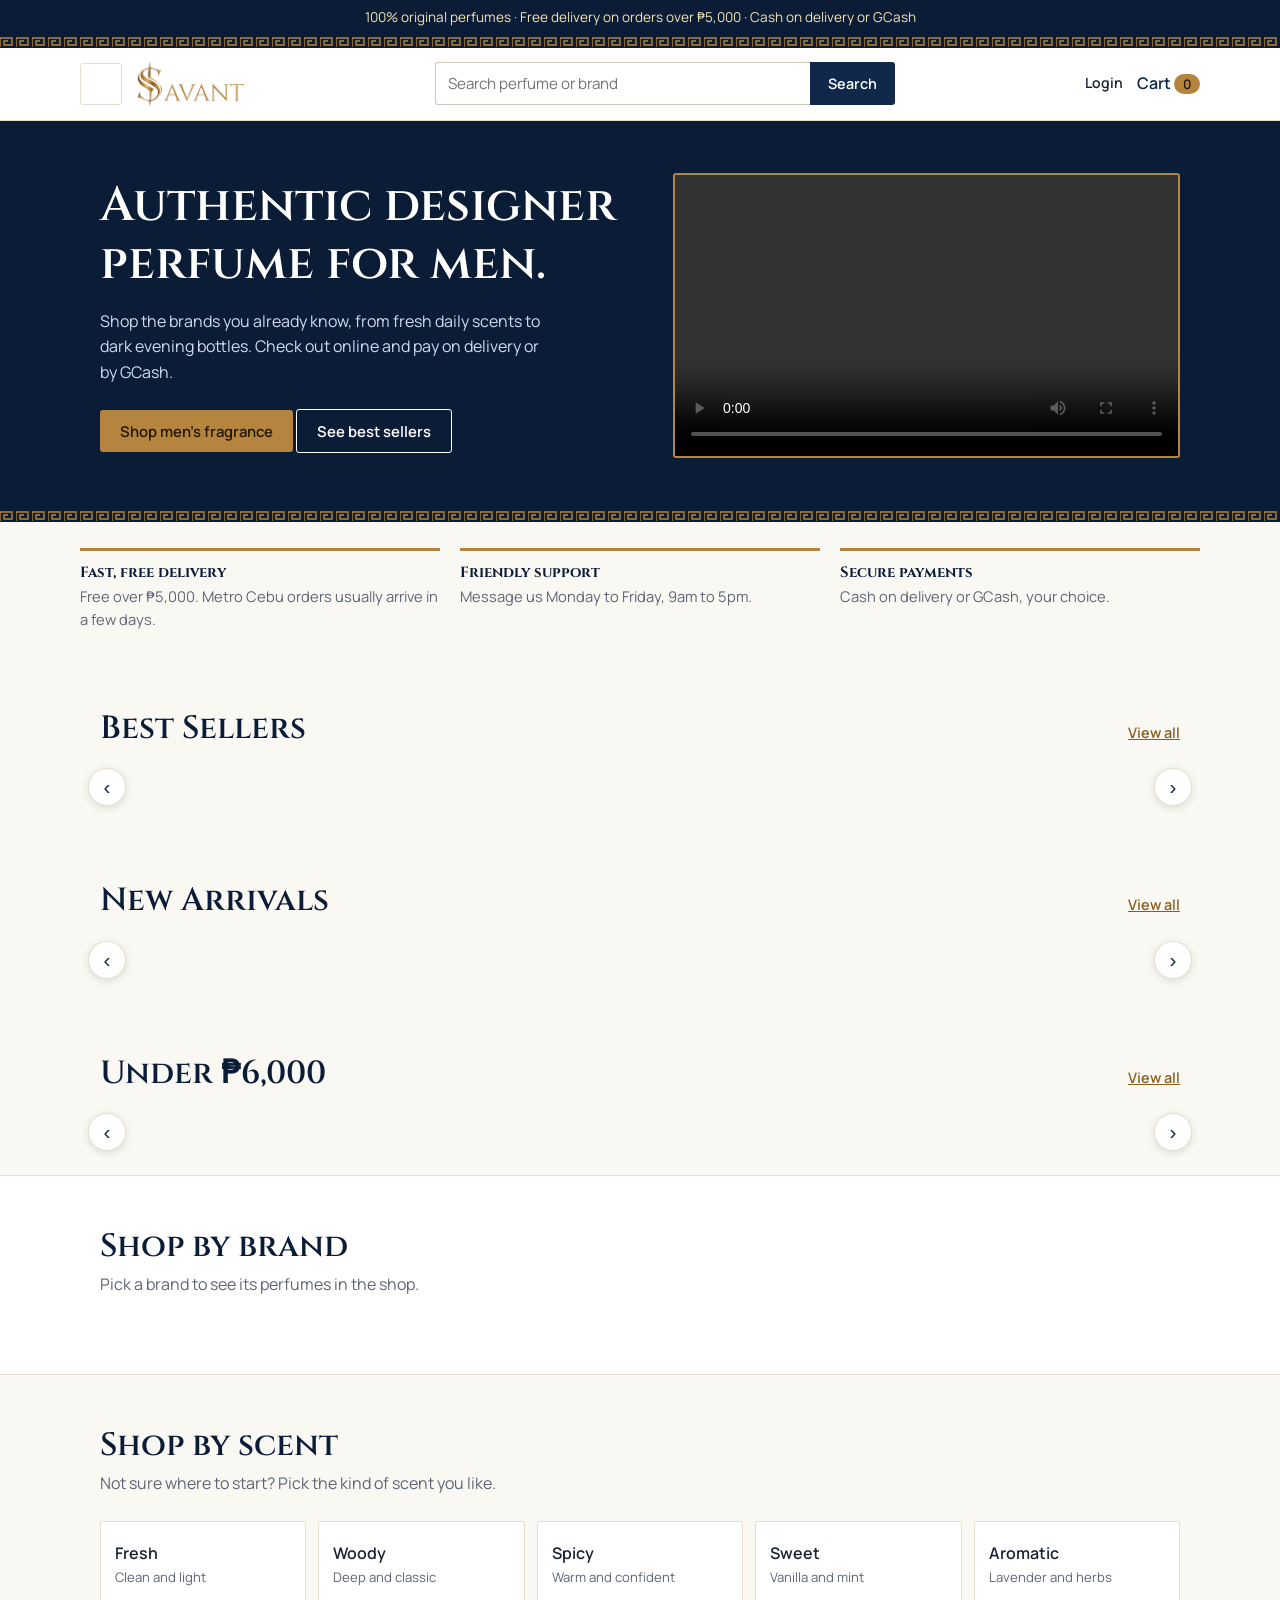
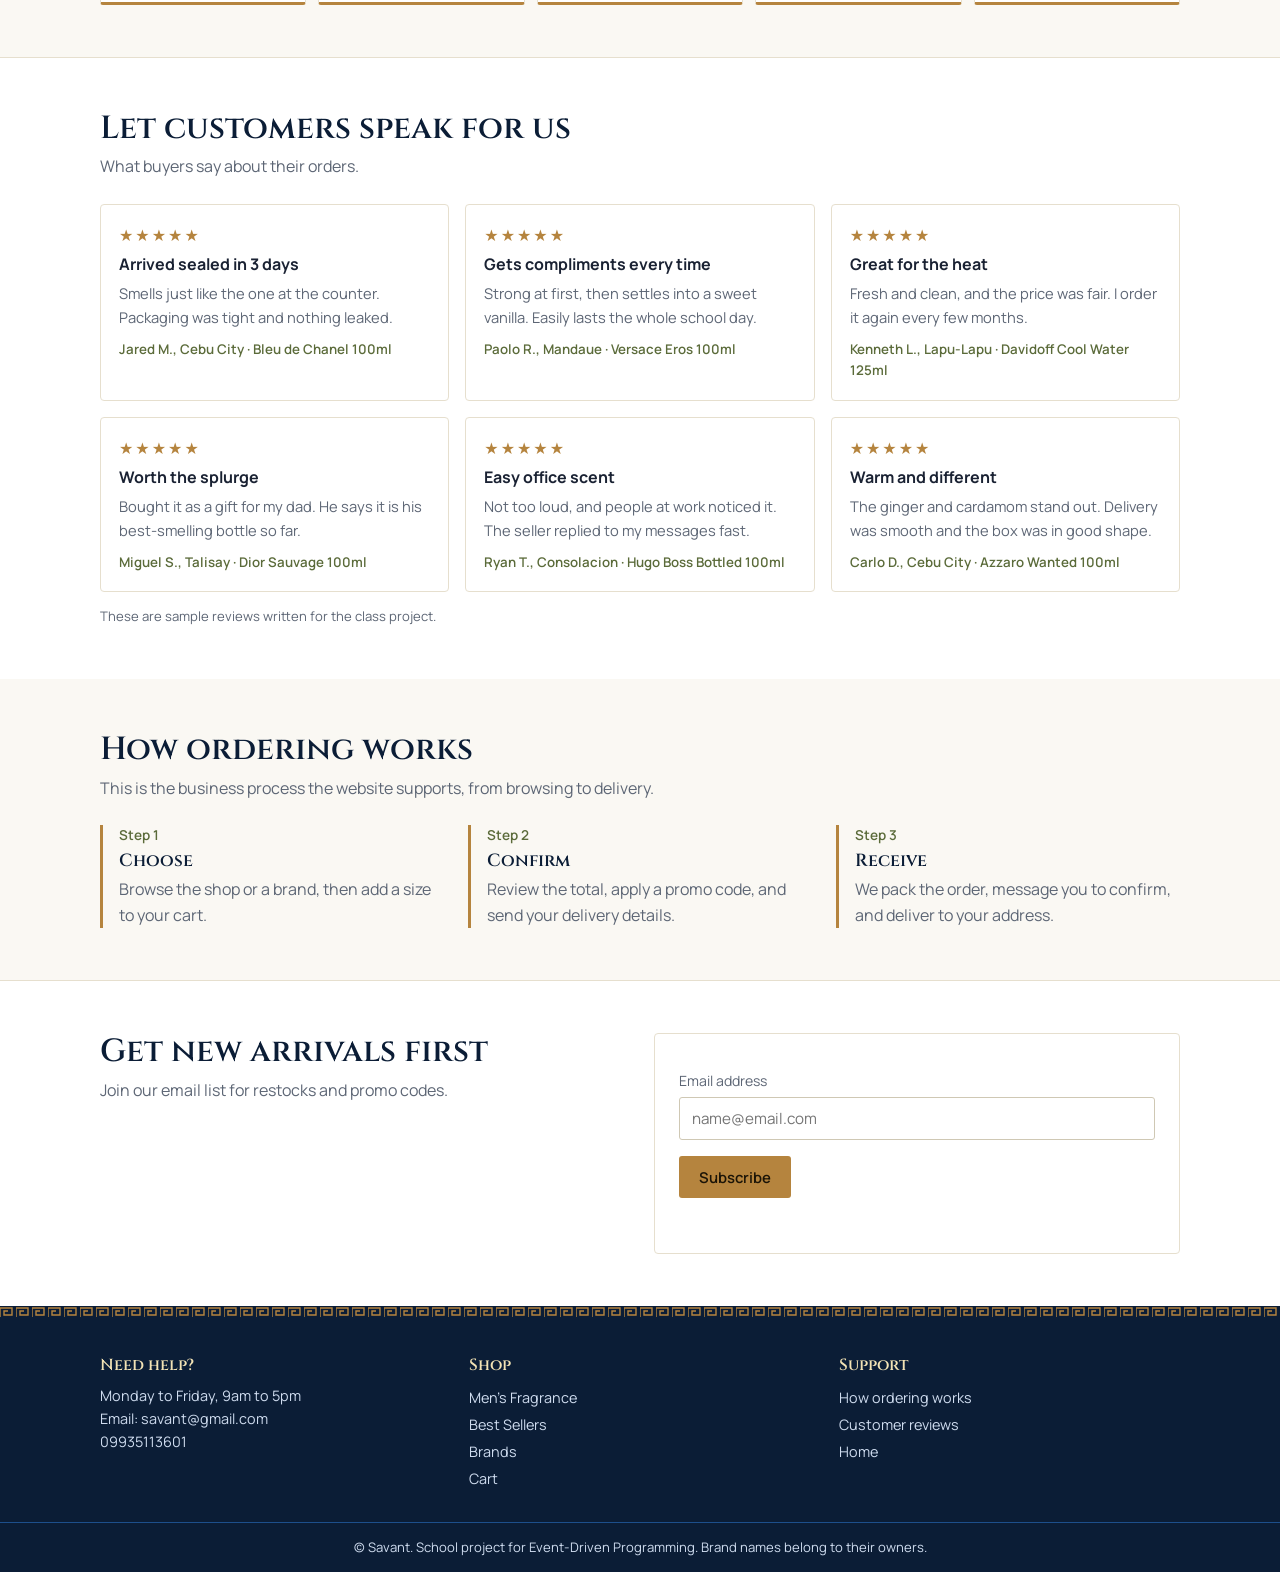
<file: index.html>
<!DOCTYPE html>
<html lang="en">
<head>
<meta charset="utf-8">
<meta name="viewport" content="width=device-width, initial-scale=1">
<title>Savant | Authentic Designer Perfume for Men</title>
<link rel="icon" href="assets/favicon.png" type="image/png">
<link rel="preconnect" href="https://fonts.googleapis.com">
<link rel="preconnect" href="https://fonts.gstatic.com" crossorigin>
<link href="https://fonts.googleapis.com/css2?family=Cinzel:wght@500;600&family=Manrope:wght@400;600&display=swap" rel="stylesheet">
<link rel="stylesheet" href="https://pyscript.net/releases/2025.8.1/core.css">
<script type="module" src="https://pyscript.net/releases/2025.8.1/core.js"></script>
<link rel="stylesheet" href="css/style.css">
</head>
<body>
<div class="topbar">100% original perfumes &middot; Free delivery on orders over &#8369;5,000 &middot; Cash on delivery or GCash</div>
<div class="meander"></div>
<header>
  <div class="wrap hrow">
    <button class="burger" id="burger" type="button" aria-label="Menu" aria-expanded="false"><span></span><span></span><span></span></button>
    <a class="brand" href="#home">
      <!-- Logo lives at assets/logo.png -->
      <img id="main-logo" src="assets/logo.png" alt="Savant" onerror="this.style.display='none';this.nextElementSibling.style.display='inline'"><span class="wordmark">Savant</span>
    </a>
    <form id="hform"><input id="hsearch" placeholder="Search perfume or brand" aria-label="Search"><button type="submit">Search</button></form>
    <a class="acct" id="acct" href="#login">Login</a>
    <a class="cartlink" href="#cart" data-nav="cart">Cart <span id="count">0</span></a>
  </div>
  <nav class="mainnav" id="mainnav"><div class="navrow">
    <a href="#home" data-nav="home">Home</a>
    <a href="#shop" data-nav="shop" data-family="all">Men's Fragrance</a>
    <div class="menu" id="menu">
      <button id="brands-btn" type="button">Brands &#9662;</button>
      <div class="mega"><div class="wrap"><div class="cols" id="mega-cols"></div></div></div>
    </div>
    <a href="#best">Best Sellers</a>
    <a href="#reviews">Customer Reviews</a>
    <a href="#about">About</a>
  </div></nav>
</header>

<!-- HOME VIEW -->
<main id="view-home">
<section class="hero"><div class="wrap">
  <div>
    <h1>Authentic designer perfume for men.</h1>
    <p>Shop the brands you already know, from fresh daily scents to dark evening bottles. Check out online and pay on delivery or by GCash.</p>
    <a class="btn gold" href="#shop" data-family="all">Shop men's fragrance</a>
    <a class="btn ghost" href="#best">See best sellers</a>
  </div>
  <div class="video">
    <!-- Put the advertisement video at assets/ad.mp4 -->
    <video controls preload="metadata" playsinline><source src="assets/ads.mp4" type="video/mp4">Your browser can't play this video.</video>
  </div>
</div></section>
<div class="meander"></div>

<div class="wrap perks">
  <div><b>Fast, free delivery</b>Free over &#8369;5,000. Metro Cebu orders usually arrive in a few days.</div>
  <div><b>Friendly support</b>Message us Monday to Friday, 9am to 5pm.</div>
  <div><b>Secure payments</b>Cash on delivery or GCash, your choice.</div>
</div>

<section class="sec" id="best-sec"><div class="wrap">
  <div class="railhead"><h2>Best Sellers</h2><a href="#shop" data-family="all">View all</a></div>
  <div class="rail"><button class="rbtn prev" aria-label="Previous">&#8249;</button><div class="track" id="best"></div><button class="rbtn next" aria-label="Next">&#8250;</button></div>
</div></section>
<section class="sec" ><div class="wrap">
  <div class="railhead"><h2>New Arrivals</h2><a href="#shop" data-family="all">View all</a></div>
  <div class="rail"><button class="rbtn prev" aria-label="Previous">&#8249;</button><div class="track" id="newin"></div><button class="rbtn next" aria-label="Next">&#8250;</button></div>
</div></section>
<section class="sec" ><div class="wrap">
  <div class="railhead"><h2>Under &#8369;6,000</h2><a href="#shop" data-family="all">View all</a></div>
  <div class="rail"><button class="rbtn prev" aria-label="Previous">&#8249;</button><div class="track" id="budget"></div><button class="rbtn next" aria-label="Next">&#8250;</button></div>
</div></section>

<section class="sec" id="brands" style="background:#fff;border-top:1px solid var(--line);border-bottom:1px solid var(--line)"><div class="wrap">
  <h2>Shop by brand</h2>
  <p class="lede">Pick a brand to see its perfumes in the shop.</p>
  <div class="tiles" id="brand-tiles"></div>
</div></section>

<section class="sec"><div class="wrap">
  <h2>Shop by scent</h2>
  <p class="lede">Not sure where to start? Pick the kind of scent you like.</p>
  <div class="tiles">
    <a class="tile" href="#shop" data-family="fresh"><span>Fresh<small>Clean and light</small></span></a>
    <a class="tile" href="#shop" data-family="woody"><span>Woody<small>Deep and classic</small></span></a>
    <a class="tile" href="#shop" data-family="spicy"><span>Spicy<small>Warm and confident</small></span></a>
    <a class="tile" href="#shop" data-family="sweet"><span>Sweet<small>Vanilla and mint</small></span></a>
    <a class="tile" href="#shop" data-family="aromatic"><span>Aromatic<small>Lavender and herbs</small></span></a>
  </div>
</div></section>

<section class="sec" id="reviews" style="background:#fff;border-top:1px solid var(--line)"><div class="wrap">
  <h2>Let customers speak for us</h2>
  <p class="lede">What buyers say about their orders.</p>
  <div class="reviews"><div class="rev"><span class="stars">&#9733;&#9733;&#9733;&#9733;&#9733;</span><b>Arrived sealed in 3 days</b><p>Smells just like the one at the counter. Packaging was tight and nothing leaked.</p><small>Jared M., Cebu City · Bleu de Chanel 100ml</small></div><div class="rev"><span class="stars">&#9733;&#9733;&#9733;&#9733;&#9733;</span><b>Gets compliments every time</b><p>Strong at first, then settles into a sweet vanilla. Easily lasts the whole school day.</p><small>Paolo R., Mandaue · Versace Eros 100ml</small></div><div class="rev"><span class="stars">&#9733;&#9733;&#9733;&#9733;&#9733;</span><b>Great for the heat</b><p>Fresh and clean, and the price was fair. I order it again every few months.</p><small>Kenneth L., Lapu-Lapu · Davidoff Cool Water 125ml</small></div><div class="rev"><span class="stars">&#9733;&#9733;&#9733;&#9733;&#9733;</span><b>Worth the splurge</b><p>Bought it as a gift for my dad. He says it is his best-smelling bottle so far.</p><small>Miguel S., Talisay · Dior Sauvage 100ml</small></div><div class="rev"><span class="stars">&#9733;&#9733;&#9733;&#9733;&#9733;</span><b>Easy office scent</b><p>Not too loud, and people at work noticed it. The seller replied to my messages fast.</p><small>Ryan T., Consolacion · Hugo Boss Bottled 100ml</small></div><div class="rev"><span class="stars">&#9733;&#9733;&#9733;&#9733;&#9733;</span><b>Warm and different</b><p>The ginger and cardamom stand out. Delivery was smooth and the box was in good shape.</p><small>Carlo D., Cebu City · Azzaro Wanted 100ml</small></div></div>
  <p class="note">These are sample reviews written for the class project.</p>
</div></section>

<section class="sec" id="about"><div class="wrap">
  <h2>How ordering works</h2>
  <p class="lede">This is the business process the website supports, from browsing to delivery.</p>
  <ol class="steps">
    <li><b>Choose</b>Browse the shop or a brand, then add a size to your cart.</li>
    <li><b>Confirm</b>Review the total, apply a promo code, and send your delivery details.</li>
    <li><b>Receive</b>We pack the order, message you to confirm, and deliver to your address.</li>
  </ol>
</div></section>

<section class="sec" style="background:#fff;border-top:1px solid var(--line)"><div class="wrap two">
  <div>
    <h2>Get new arrivals first</h2>
    <p class="lede">Join our email list for restocks and promo codes.</p>
  </div>
  <form class="panel" id="news">
    <label for="email">Email address</label>
    <input id="email" type="text" placeholder="name@email.com">
    <p style="margin-top:16px"><button class="btn" type="submit">Subscribe</button></p>
    <p class="result" id="news-msg" role="status"></p>
  </form>
</div></section>
</main>

<!-- SHOP VIEW -->
<main id="view-shop" hidden><div class="wrap" style="padding-top:44px;padding-bottom:64px">
  <h2>Men's Fragrance</h2>
  <p class="lede">Search by brand or name, filter by scent family, and sort by price.</p>
  <div class="bar">
    <div class="chips">
      <button class="chip on" data-filter="all">All</button>
      <button class="chip" data-filter="fresh">Fresh</button>
      <button class="chip" data-filter="woody">Woody</button>
      <button class="chip" data-filter="spicy">Spicy</button>
      <button class="chip" data-filter="sweet">Sweet</button>
      <button class="chip" data-filter="aromatic">Aromatic</button>
    </div>
    <input id="search" type="search" placeholder="Search brand or name" aria-label="Filter results">
    <select id="sort" aria-label="Sort by">
      <option value="featured">Featured</option>
      <option value="low">Price: low to high</option>
      <option value="high">Price: high to low</option>
    </select>
  </div>
  <p class="hint" id="result-count"></p>
  <div class="grid" id="grid"></div>
</div></main>

<!-- PRODUCT VIEW -->
<main id="view-product" hidden><div class="wrap" style="padding-top:26px;padding-bottom:64px">
  <p class="crumbs"><a href="#home">Home</a> / <a href="#shop" data-family="all">Men's Fragrance</a></p>
  <div id="product-box"></div>
</div></main>

<!-- CART VIEW -->
<main id="view-cart" hidden>
<div class="wrap narrow" style="padding-top:40px;padding-bottom:40px">
  <h2 class="center">Cart</h2>
  <div id="cart-body"></div>
  <div id="cart-foot" hidden>
    <div class="cfoot">
      <div><label for="note">Add order note</label><textarea id="note" placeholder="How can we help you?"></textarea></div>
      <div class="ctot">
        <p class="tline">Total: <strong id="cart-total"></strong></p>
        <p class="hint">Tax included and shipping calculated at checkout</p>
        <button class="btn dark" id="go-checkout" type="button">CHECKOUT</button>
        <p class="hint">You need to log in to check out.</p>
      </div>
    </div>
    <div class="estimate">
      <h3>Estimate shipping</h3>
      <div class="est-row">
        <select id="country" aria-label="Country"><option>Philippines</option></select>
        <select id="prov" aria-label="Province"><option>Cebu</option><option>Metro Manila</option><option>Bohol</option><option>Davao del Sur</option><option>Pampanga</option><option>Iloilo</option><option>Negros Oriental</option><option>Leyte</option><option>Laguna</option><option>Cavite</option><option>Batangas</option><option>Pangasinan</option></select>
        <input id="zip" placeholder="Zip code" aria-label="Zip code">
        <button class="btn dark" id="estimate" type="button">ESTIMATE</button>
      </div>
      <p class="hint" id="est-msg"></p>
    </div>
  </div>
</div>
<div style="background:#fff;border-top:1px solid var(--line)"><div class="wrap perks">
  <div><b>Fast, free delivery</b>Metro areas: 3-7 days. Provinces: 4-10 days.</div>
  <div><b>Friendly support</b>Customer service Monday to Friday, 9am to 5pm.</div>
  <div><b>Secure payments</b>COD, GCash, debit or credit card, online banking.</div>
</div></div>
</main>

<!-- LOGIN VIEW -->
<main id="view-login" hidden><div class="wrap" style="max-width:460px;padding-top:44px;padding-bottom:64px">
  <h2 class="center">Account</h2>
  <p class="hint center" id="login-note"></p>
  <div class="panel">
    <div class="tabs"><button class="tab on" data-tab="login" type="button">Log in</button><button class="tab" data-tab="reg" type="button">Create account</button></div>
    <form id="login-form">
      <label for="l-email">Email</label><input id="l-email" type="text" autocomplete="username">
      <label for="l-pw">Password</label><input id="l-pw" type="password" autocomplete="current-password">
      <p style="margin-top:16px"><button class="btn dark wide" type="submit">Log in</button></p>
    </form>
    <form id="reg-form" hidden>
      <label for="r-name">Full name</label><input id="r-name" type="text">
      <label for="r-email">Email</label><input id="r-email" type="text">
      <label for="r-pw">Password (at least 6 characters)</label><input id="r-pw" type="password">
      <label for="r-pw2">Confirm password</label><input id="r-pw2" type="password">
      <p style="margin-top:16px"><button class="btn dark wide" type="submit">Create account</button></p>
    </form>
    <p class="result" id="login-msg" role="status"></p>
    <p class="hint">Demo accounts for a class project, saved in this browser only. Don't use a real password.</p>
  </div>
</div></main>

<!-- CHECKOUT VIEW -->
<main id="view-checkout" hidden>
<div class="co-head"><div class="co-in"><a href="#cart" class="co-back">&#8249; Cart</a><img id="co-logo" alt="Savant"><span></span></div></div>
<div class="co-sumbar"><div class="co-in"><button id="sum-toggle" type="button" class="lnk blue">Order summary <span id="sum-arrow">&#9662;</span></button><strong id="co-total-top"></strong></div></div>
<div class="co-in co-body">
  <div id="co-items" class="co-items" hidden></div>
  <div id="co-main">
    <form id="pay-form" novalidate>
      <div class="co-h"><h3>Contact</h3><span class="hint" id="co-user"></span></div>
      <input id="c-email" type="text" placeholder="Email" aria-label="Email">
      <label class="chk"><input type="checkbox" checked> Email me with news and offers</label>

      <h3>Delivery</h3>
      <select id="c-country" aria-label="Country"><option>Philippines</option></select>
      <div class="two-in"><input id="c-fn" placeholder="First name" aria-label="First name"><input id="c-ln" placeholder="Last name" aria-label="Last name"></div>
      <input id="c-addr" class="ship-in" placeholder="&quot;Complete Address&quot; to avoid shipping delay." aria-label="Address">
      <input id="c-brgy" placeholder="Barangay" aria-label="Barangay">
      <div class="two-in"><input id="c-zip" placeholder="Postal code" aria-label="Postal code"><input id="c-city" class="ship-in" placeholder="City" aria-label="City"></div>
      <select id="c-region" aria-label="Region"><option>Cebu</option><option>Metro Manila</option><option>Bohol</option><option>Davao del Sur</option><option>Pampanga</option><option>Iloilo</option><option>Negros Oriental</option><option>Leyte</option><option>Laguna</option><option>Cavite</option><option>Batangas</option><option>Pangasinan</option></select>
      <input id="c-phone" placeholder="Phone" aria-label="Phone">
      <label class="chk"><input type="checkbox"> Save this information for next time</label>

      <h4>Shipping method</h4>
      <div class="ship-box" id="ship-box">Enter your shipping address to view available shipping methods.</div>

      <h3>Payment</h3>
      <p class="hint" style="margin-top:0">All transactions are secure and encrypted.</p>
      <div class="payopts">
        <label class="payopt"><input type="radio" name="pay" value="card" checked> <span>Credit card</span><em>VISA &middot; Mastercard</em></label>
        <div id="card-fields" class="card-fields">
          <input id="c-card" placeholder="Card number" inputmode="numeric" autocomplete="off" aria-label="Card number">
          <div class="two-in"><input id="c-exp" placeholder="Expiration date (MM/YY)" autocomplete="off" aria-label="Expiration date"><input id="c-cvc" placeholder="Security code" inputmode="numeric" autocomplete="off" aria-label="Security code"></div>
          <input id="c-cardname" placeholder="Name on card" aria-label="Name on card">
        </div>
        <label class="payopt"><input type="radio" name="pay" value="paymongo"> <span>Secure Payments via PayMongo</span><em>GCash &middot; Maya &middot; more</em></label>
        <label class="payopt"><input type="radio" name="pay" value="cod"> <span>Cash On Delivery Nationwide (COD)</span></label>
      </div>
      <p class="hint">Demo checkout for a class project. Nothing is charged, so don't enter a real card number.</p>

      <button class="chipbtn" id="disc-btn" type="button">&#127991; Add discount</button>
      <div id="disc-row" class="inline" hidden><input id="promo" placeholder="Discount code" aria-label="Discount code"><button class="btn ghost" id="apply" type="button">Apply</button></div>
      <p class="hint" id="promo-msg">Try SAVANT10 for 10% off.</p>

      <div class="co-total"><div><b>Total</b><small id="co-count"></small></div><strong><small>PHP</small> <span id="co-total"></span></strong></div>
      <p class="result" id="co-msg" role="alert"></p>
      <button class="btn dark wide pay" type="submit">Pay now</button>
    </form>
  </div>
  <div id="co-done" hidden><div id="co-done-body"></div></div>
</div>
</main>

<div class="meander"></div>
<footer>
  <div class="wrap">
    <div><h4>Need help?</h4>Monday to Friday, 9am to 5pm<br>Email: savant@gmail.com<br>09935113601</div>
    <div><h4>Shop</h4><a href="#shop" data-family="all">Men's Fragrance</a><a href="#best">Best Sellers</a><a href="#brands">Brands</a><a href="#cart">Cart</a></div>
    <div><h4>Support</h4><a href="#about">How ordering works</a><a href="#reviews">Customer reviews</a><a href="#home">Home</a></div>
  </div>
  <div class="legal">&copy; Savant. School project for Event-Driven Programming. Brand names belong to their owners.</div>
</footer>
<div id="toast" role="status"></div>

<script type="mpy" src="py/main.py"></script>
</body>
</html>
</file>
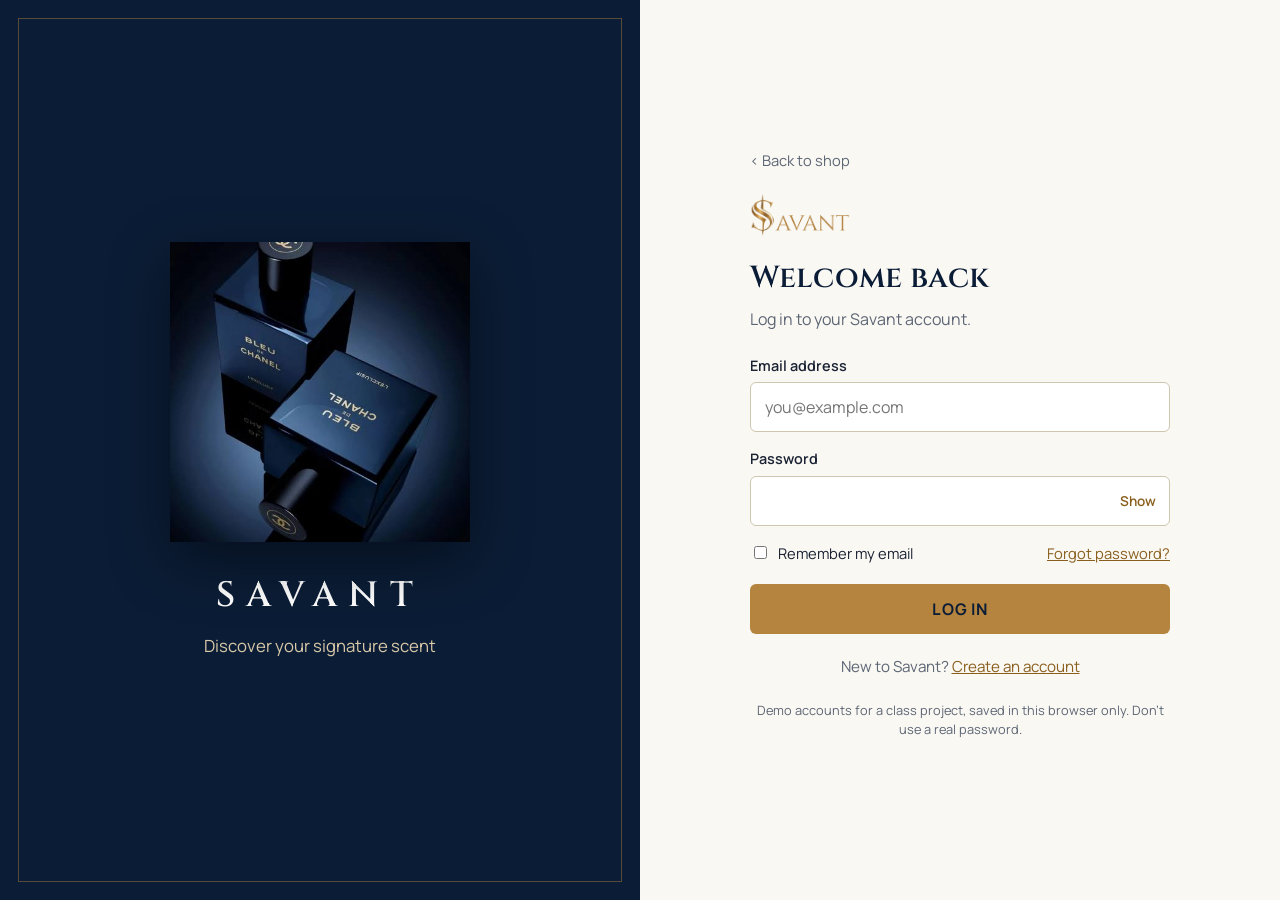
<file: login.html>
<!DOCTYPE html>
<html lang="en">
<head>
<meta charset="utf-8">
<meta name="viewport" content="width=device-width, initial-scale=1">
<title>Log in | Savant</title>
<link rel="icon" href="assets/favicon.png" type="image/png">
<link rel="preconnect" href="https://fonts.googleapis.com">
<link rel="preconnect" href="https://fonts.gstatic.com" crossorigin>
<link href="https://fonts.googleapis.com/css2?family=Cinzel:wght@500;600&family=Manrope:wght@400;600;700&display=swap" rel="stylesheet">
<link rel="stylesheet" href="css/auth.css">
</head>
<body data-page="login">
<div class="auth">

  <aside class="auth-art">
    <img src="assets/products/bleu-bottle.png" alt="Savant perfume bottle">
    <h1>SAVANT</h1>
    <p>Discover your signature scent</p>
  </aside>

  <main class="auth-form">
    <div class="box">
      <a class="back" href="index.html">&#8249; Back to shop</a>
      <a class="brand" href="index.html"><img src="assets/logo.png" alt="Savant"></a>

      <h2>Welcome back</h2>
      <p class="sub">Log in to your Savant account.</p>
      <p id="form-msg" class="msg" role="status"></p>

      <form id="login-form" novalidate>
        <div class="field">
          <label for="email">Email address</label>
          <input id="email" type="email" autocomplete="username" placeholder="you@example.com">
          <span class="err" role="alert"></span>
        </div>
        <div class="field">
          <label for="password">Password</label>
          <div class="input-wrap">
            <input id="password" type="password" autocomplete="current-password">
            <button class="toggle" type="button" data-target="password" aria-label="Show password">Show</button>
          </div>
          <span class="err" role="alert"></span>
        </div>

        <div class="options">
          <label class="check"><input id="remember" type="checkbox"> Remember my email</label>
          <a href="forgot-password.html">Forgot password?</a>
        </div>
        <button class="btn" type="submit">Log in</button>
      </form>

      <p class="switch">New to Savant? <a href="signup.html" id="to-signup">Create an account</a></p>
      <p class="note">Demo accounts for a class project, saved in this browser only. Don't use a real password.</p>
    </div>
  </main>

</div>
<script src="js/auth.js"></script>
</body>
</html>
</file>
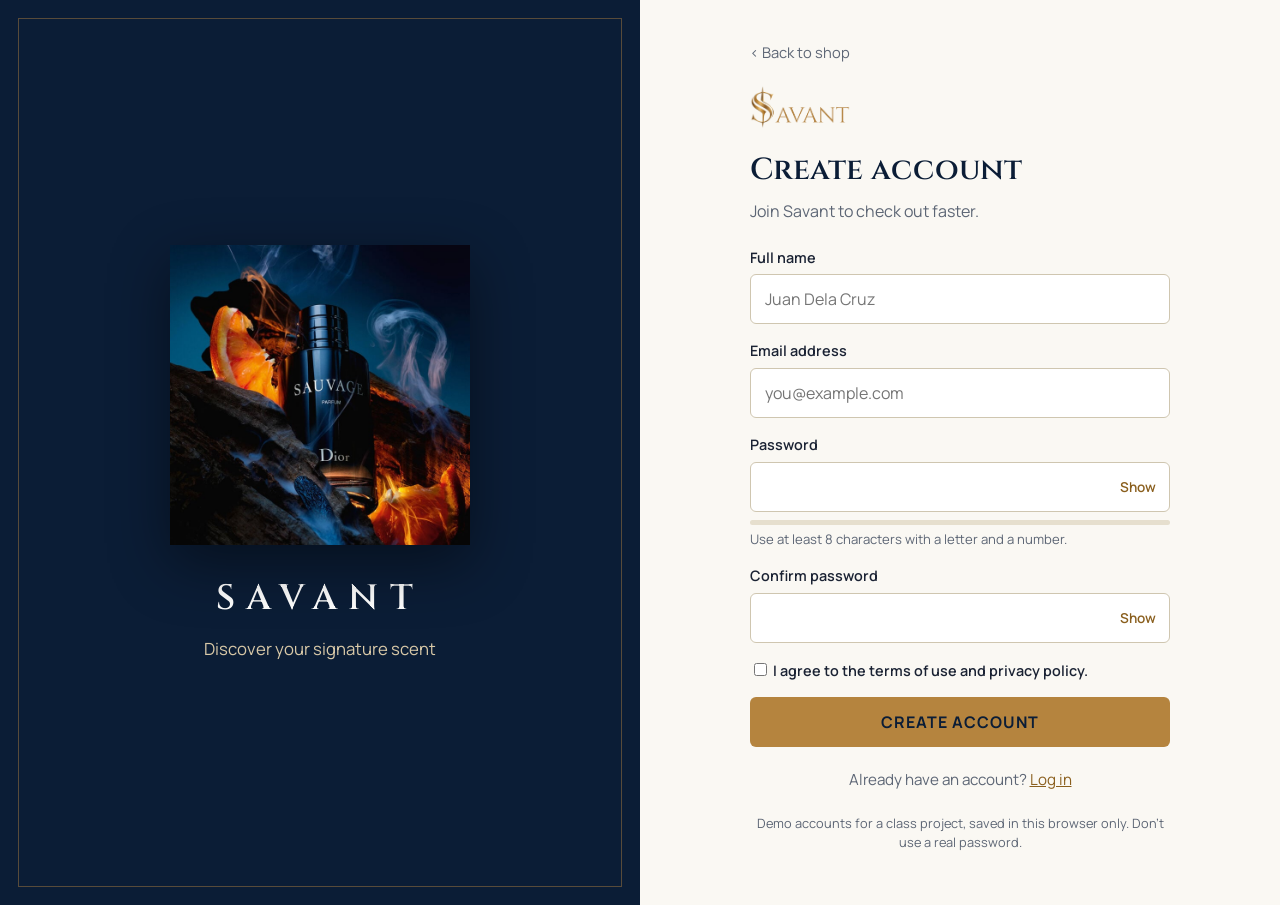
<file: signup.html>
<!DOCTYPE html>
<html lang="en">
<head>
<meta charset="utf-8">
<meta name="viewport" content="width=device-width, initial-scale=1">
<title>Create account | Savant</title>
<link rel="icon" href="assets/favicon.png" type="image/png">
<link rel="preconnect" href="https://fonts.googleapis.com">
<link rel="preconnect" href="https://fonts.gstatic.com" crossorigin>
<link href="https://fonts.googleapis.com/css2?family=Cinzel:wght@500;600&family=Manrope:wght@400;600;700&display=swap" rel="stylesheet">
<link rel="stylesheet" href="css/auth.css">
</head>
<body data-page="signup">
<div class="auth">

  <aside class="auth-art">
    <img src="assets/products/dior.png" alt="Savant perfume bottle">
    <h1>SAVANT</h1>
    <p>Discover your signature scent</p>
  </aside>

  <main class="auth-form">
    <div class="box">
      <a class="back" href="index.html">&#8249; Back to shop</a>
      <a class="brand" href="index.html"><img src="assets/logo.png" alt="Savant"></a>

      <h2>Create account</h2>
      <p class="sub">Join Savant to check out faster.</p>
      <p id="form-msg" class="msg" role="status"></p>

      <form id="signup-form" novalidate>
        <div class="field">
          <label for="name">Full name</label>
          <input id="name" type="text" autocomplete="name" placeholder="Juan Dela Cruz">
          <span class="err" role="alert"></span>
        </div>
        <div class="field">
          <label for="email">Email address</label>
          <input id="email" type="email" autocomplete="email" placeholder="you@example.com">
          <span class="err" role="alert"></span>
        </div>
        <div class="field">
          <label for="password">Password</label>
          <div class="input-wrap">
            <input id="password" type="password" autocomplete="new-password">
            <button class="toggle" type="button" data-target="password" aria-label="Show password">Show</button>
          </div>
          <div class="meter"><span id="meter-bar"></span></div>
          <div class="meter-text" id="meter-text">Use at least 8 characters with a letter and a number.</div>
          <span class="err" role="alert"></span>
        </div>
        <div class="field">
          <label for="confirm">Confirm password</label>
          <div class="input-wrap">
            <input id="confirm" type="password" autocomplete="new-password">
            <button class="toggle" type="button" data-target="confirm" aria-label="Show password">Show</button>
          </div>
          <span class="err" role="alert"></span>
        </div>
        <div class="field">
          <label class="check"><input id="terms" type="checkbox"> <span>I agree to the terms of use and privacy policy.</span></label>
          <span class="err" role="alert"></span>
        </div>
        <button class="btn" type="submit">Create account</button>
      </form>

      <p class="switch">Already have an account? <a href="login.html">Log in</a></p>
      <p class="note">Demo accounts for a class project, saved in this browser only. Don't use a real password.</p>
    </div>
  </main>

</div>
<script src="js/auth.js"></script>
</body>
</html>
</file>
<file: css/style.css>
:root{--bg:#faf8f3;--ink:#1a2233;--mut:#5d6675;--blue:#10294a;--deep:#0b1d36;--gold:#b5843e;--bronze:#8a5f1e;--olive:#5b6b3a;--line:#e6dfce;--sky:#f3ece0}
*{box-sizing:border-box;margin:0}
html{scroll-behavior:smooth}
body{background:var(--bg);color:var(--ink);font:400 1rem/1.6 Manrope,system-ui,sans-serif}
h1,h2,h3.t,.brand,.mega h4{font-family:Cinzel,Georgia,serif;font-weight:600;line-height:1.2}
a{color:inherit}
section{scroll-margin-top:130px}
.wrap{max-width:1120px;margin:0 auto;padding:0 20px}
.sec{padding:52px 0}
h2{font-size:clamp(1.4rem,3.4vw,2rem);color:var(--deep)}
.lede{color:var(--mut);max-width:58ch;margin:6px 0 24px}
.topbar{background:var(--deep);color:#f3e3b5;text-align:center;font-size:.85rem;padding:7px 12px}
.meander{height:12px;background:var(--deep) url("data:image/svg+xml,%3Csvg xmlns='http://www.w3.org/2000/svg' width='16' height='12' viewBox='0 0 16 12'%3E%3Cpath d='M0 11V2h12v7H4V5h4' fill='none' stroke='%23b5843e' stroke-width='1.4'/%3E%3C/svg%3E") repeat-x}
header{background:#fff;border-bottom:1px solid var(--line);position:sticky;top:0;z-index:20}
.hrow{display:flex;align-items:center;gap:14px;padding:12px 0}
.brand{display:flex;align-items:center;gap:10px;text-decoration:none;color:var(--blue);font-size:1.6rem;letter-spacing:.1em}
.brand img{height:48px;width:auto;display:block}
.wordmark{display:none;font-size:1.6rem;letter-spacing:.12em}
#hform{flex:1;max-width:460px;margin:0 auto;display:flex}
#hform input{border-radius:3px 0 0 3px;border-right:0}
#hform button{background:var(--blue);color:#fff;border:0;padding:0 18px;border-radius:0 3px 3px 0;font:600 .9rem Manrope,sans-serif;cursor:pointer}
.cartlink{text-decoration:none;color:var(--blue);font-weight:600;white-space:nowrap}
#count{background:var(--gold);color:#231a05;border-radius:99px;padding:1px 9px;font-size:.82rem}
.burger{display:flex;flex-direction:column;justify-content:center;gap:5px;width:42px;height:42px;padding:0 9px;background:none;border:1px solid var(--line);border-radius:3px;cursor:pointer}
.burger span{display:block;height:2px;background:var(--blue);border-radius:2px;transition:transform .2s,opacity .2s}
.burger.open span:nth-child(1){transform:translateY(7px) rotate(45deg)}
.burger.open span:nth-child(2){opacity:0}
.burger.open span:nth-child(3){transform:translateY(-7px) rotate(-45deg)}
.mainnav{display:none;position:absolute;left:0;top:100%;width:min(340px,100%);max-height:78vh;overflow-y:auto;background:var(--blue);border-bottom:3px solid var(--gold);box-shadow:0 12px 24px rgba(8,58,117,.2)}
.mainnav.open{display:block}
.navrow{display:flex;flex-direction:column;font-size:.93rem}
.navrow>a,.navrow>.menu>button{color:#fff;text-decoration:none;padding:11px 16px;border:0;background:none;font:600 .93rem Manrope,sans-serif;cursor:pointer;display:block;width:100%;text-align:left}
.navrow>a:hover,.navrow>a.on,.navrow>.menu>button:hover{background:var(--deep)}
.mega{display:none;background:#fff;padding:10px 16px 14px}
.menu.open .mega{display:block}
.mega .wrap{padding:0}
.mega .cols{display:grid;grid-template-columns:repeat(2,1fr);gap:14px}
.mega h4{color:var(--gold);font-size:1rem;margin-bottom:6px;border-bottom:1px solid var(--line);padding-bottom:4px}
.mega a{display:block;text-decoration:none;padding:3px 0;font-size:.9rem}
.mega a:hover{color:var(--blue)}
.hero{background:var(--deep);color:#fff}
.hero .wrap{display:grid;grid-template-columns:1.05fr 1fr;gap:40px;align-items:center;padding-top:52px;padding-bottom:52px}
.hero h1{font-size:clamp(1.9rem,4.6vw,3rem);margin-bottom:16px}
.hero p{color:#cfdcef;max-width:44ch;margin-bottom:24px}
.btn{display:inline-block;background:var(--gold);color:#1b1407;border:0;border-radius:3px;padding:11px 20px;font:600 .93rem Manrope,sans-serif;cursor:pointer;text-decoration:none}
.btn:hover{background:#c99a4f}
.btn.gold{background:var(--gold);color:#231a05}

.btn.ghost{background:none;color:var(--blue);border:1px solid var(--blue)}
.hero .btn.ghost{color:#fff;border-color:#fff}
.video{aspect-ratio:16/9;background:#05294f;border:2px solid var(--gold);border-radius:3px;overflow:hidden}
.video video{width:100%;height:100%;display:block;object-fit:cover}
.perks{display:grid;grid-template-columns:repeat(auto-fit,minmax(230px,1fr));gap:20px;padding:26px 0}
.perks div{border-top:3px solid var(--gold);padding-top:10px;color:var(--mut);font-size:.92rem}
.perks b{display:block;color:var(--deep);font-family:Cinzel,serif}
.railhead{display:flex;justify-content:space-between;align-items:baseline;margin-bottom:14px;gap:12px}
.railhead a{color:var(--bronze);font-weight:600;font-size:.9rem}
.rail{position:relative}
.track{display:flex;gap:16px;overflow-x:auto;scroll-snap-type:x mandatory;scroll-behavior:smooth;padding:4px 2px 12px;scrollbar-width:thin}
.track .card{flex:0 0 230px;scroll-snap-align:start}
.rbtn{position:absolute;top:38%;z-index:2;width:38px;height:38px;border-radius:50%;border:1px solid var(--line);background:#fff;color:var(--blue);cursor:pointer;font-size:1.3rem;box-shadow:0 2px 8px rgba(0,0,0,.12)}
.rbtn.prev{left:-12px}.rbtn.next{right:-12px}
.grid{display:grid;grid-template-columns:repeat(auto-fill,minmax(220px,1fr));gap:16px}
.card{background:#fff;border:1px solid var(--line);border-radius:4px;padding:14px;display:flex;flex-direction:column;gap:6px}
.thumb{background:var(--sky);border-radius:3px;margin-bottom:4px}

.brandname{color:var(--olive);font-size:.82rem;font-weight:600}
.card h3{font:600 1rem/1.3 Manrope,sans-serif}
.notes{color:var(--mut);font-size:.86rem;flex:1}
.buy{display:flex;justify-content:space-between;align-items:center;gap:8px;margin:4px 0}
.price{color:var(--bronze);font-size:1.1rem}
.was{color:#8a93a3;font-size:.85rem}
select,input{background:#fff;color:var(--ink);border:1px solid #cfc8b4;border-radius:3px;padding:10px 12px;font:400 .95rem Manrope,sans-serif;width:100%}
.buy select{width:auto;padding:7px 8px}
:focus-visible{outline:2px solid var(--gold);outline-offset:2px}
.tiles{display:grid;grid-template-columns:repeat(auto-fit,minmax(150px,1fr));gap:12px}
.tile{display:flex;align-items:flex-end;min-height:84px;padding:14px;border:1px solid var(--line);border-bottom:3px solid var(--gold);border-radius:3px;background:#fff;text-decoration:none;font-weight:600}
.tile:hover{background:var(--sky)}
.tile small{display:block;font-weight:400;color:var(--mut);font-size:.82rem}
.reviews{display:grid;grid-template-columns:repeat(auto-fit,minmax(300px,1fr));gap:16px}
.rev{background:#fff;border:1px solid var(--line);border-radius:4px;padding:18px}
.stars{color:var(--gold);letter-spacing:2px}
.rev b{display:block;margin:4px 0}
.rev p{color:var(--mut);font-size:.92rem}
.rev small{display:block;margin-top:10px;color:var(--olive);font-weight:600}
.note{font-size:.82rem;color:var(--mut);margin-top:14px}
.chips{display:flex;gap:8px;flex-wrap:wrap}
.chip{background:#fff;border:1px solid #cfc8b4;color:var(--ink);padding:7px 16px;border-radius:99px;font:600 .88rem Manrope,sans-serif;cursor:pointer}
.chip.on{background:var(--blue);color:#fff;border-color:var(--blue)}
.bar{display:flex;gap:12px;flex-wrap:wrap;align-items:center;justify-content:space-between;margin-bottom:18px}
.bar input{max-width:240px}.bar select{width:auto}
.two{display:grid;grid-template-columns:1fr 1fr;gap:28px;align-items:start}
.panel{background:#fff;border:1px solid var(--line);border-radius:4px;padding:24px}
.panel h3{font:600 1.15rem Cinzel,serif;color:var(--deep);margin-bottom:12px}
label{display:block;font-size:.88rem;color:var(--mut);margin:12px 0 4px}
.result,.hint{font-size:.88rem;color:var(--mut);min-height:1.5em;margin-top:10px}
.row{display:grid;grid-template-columns:1fr auto auto;gap:12px;align-items:center;padding:10px 0;border-bottom:1px solid var(--line);font-size:.93rem}
.qty{display:flex;align-items:center;gap:8px}
.qty button{width:28px;height:28px;border-radius:50%;border:1px solid #cfc8b4;background:#fff;color:var(--ink);cursor:pointer}
.empty{color:var(--mut)}.empty a{color:var(--bronze)}
.sum{display:flex;justify-content:space-between;padding:6px 0;color:var(--mut)}
.sum.total{color:var(--ink);font-size:1.15rem;font-weight:600;border-top:1px solid var(--line);margin-top:6px;padding-top:12px}
.inline{display:flex;gap:8px;margin-top:14px}
.steps{display:grid;grid-template-columns:repeat(auto-fit,minmax(220px,1fr));gap:24px;list-style:none;padding:0;counter-reset:s}
.steps li{counter-increment:s;border-left:3px solid var(--gold);padding-left:16px;color:var(--mut)}
.steps li::before{content:"Step " counter(s);display:block;color:var(--olive);font-size:.85rem;font-weight:600}
.steps b{display:block;font:600 1.1rem Cinzel,serif;color:var(--deep);margin:2px 0 4px}
footer{background:var(--deep);color:#cfdcef;font-size:.9rem}
footer .wrap{display:grid;grid-template-columns:repeat(auto-fit,minmax(220px,1fr));gap:28px;padding-top:36px;padding-bottom:30px}
footer h4{font:600 1rem Cinzel,serif;color:#f3e3b5;margin-bottom:8px}
footer a{display:block;text-decoration:none;padding:2px 0}
footer a:hover{color:#fff}
.legal{text-align:center;padding:14px;border-top:1px solid #1d4f8c;font-size:.82rem}
#toast{position:fixed;left:50%;bottom:22px;transform:translateX(-50%);background:var(--deep);color:#fff;padding:10px 18px;border-radius:3px;opacity:0;pointer-events:none;transition:opacity .2s;z-index:50;max-width:92vw;text-align:center;font-size:.9rem}
#toast.show{opacity:1}
main[hidden]{display:none}
.acct{color:var(--ink);text-decoration:none;font-weight:600;font-size:.88rem;white-space:nowrap}
.acct:hover{color:var(--bronze)}
textarea{background:#fff;color:var(--ink);border:1px solid #cfc8b4;border-radius:3px;padding:10px 12px;font:400 .95rem Manrope,sans-serif;width:100%;min-height:96px;resize:vertical}
.center{text-align:center}
.narrow{max-width:860px}
.btn.dark{background:var(--blue);color:#fff;letter-spacing:.08em;font-size:.82rem}
.btn.dark:hover{background:var(--deep)}
.btn.wide{display:block;width:100%;text-align:center;padding:14px}
.lnk{background:none;border:0;padding:0;color:var(--ink);text-decoration:underline;font:400 .82rem Manrope,sans-serif;cursor:pointer}
.lnk.blue{color:#1a5fc0;text-decoration:none;font-size:.9rem}
.thumb{display:block;height:180px;padding:6px}
.art{width:100%;height:100%;display:block}
.card h3 a{text-decoration:none}
.card h3 a:hover{color:var(--bronze)}
.rate{font-size:.8rem;color:var(--mut)}
.crumbs{font-size:.85rem;color:var(--mut);margin-bottom:18px}
.crumbs a:hover{color:var(--bronze)}
.pgrid{display:grid;grid-template-columns:1.1fr 1fr;gap:36px;align-items:start}
.pmain{background:var(--sky);border:1px solid var(--line);border-radius:4px;padding:18px;aspect-ratio:1/1;display:grid;place-items:center}
.pmain .art{max-height:100%}
.thumbs{display:flex;gap:10px;margin-top:12px}
.pt{width:64px;height:64px;padding:3px;background:var(--sky);border:1px solid var(--line);border-radius:3px;cursor:pointer}
.pt.on{border:2px solid var(--blue)}
.ptitle{font:600 1.4rem/1.3 Manrope,sans-serif;margin:2px 0 8px;color:var(--ink)}
.pprice{margin-bottom:10px}
.pprice .price{font-size:1.4rem}
.pinfo label{margin-top:6px}
.pinfo select{width:auto;min-width:120px}
.acc{border-top:1px solid var(--line);border-bottom:1px solid var(--line);margin:18px 0}
.accb{display:flex;justify-content:space-between;width:100%;background:none;border:0;padding:14px 0;font:600 .9rem Manrope,sans-serif;color:var(--ink);cursor:pointer}
.accp{padding:0 0 14px;color:var(--mut);font-size:.92rem}
.qtybox{display:inline-flex;align-items:center;border:1px solid #cfc8b4;border-radius:3px;background:#fff}
.qtybox button{width:34px;height:34px;border:0;background:none;color:var(--ink);cursor:pointer;font-size:1rem}
.qtybox span{min-width:34px;text-align:center;font-size:.9rem}
.stock{color:#2f7a3a;font-style:italic;font-size:.88rem;margin:12px 0}
.auth{display:flex;gap:10px;flex-wrap:wrap;margin-top:18px}
.auth span{flex:1;min-width:150px;text-align:center;background:var(--blue);color:#f3e3b5;border:2px solid var(--gold);border-radius:3px;padding:12px 8px;font:600 .9rem Cinzel,serif}
.h2s{margin:48px 0 16px}
.chead{display:grid;grid-template-columns:1fr 150px 110px;gap:12px;font-size:.8rem;color:var(--mut);padding:8px 0;border-bottom:1px solid var(--line)}
.chead span:last-child,.ctotal{text-align:right}
.crow{display:grid;grid-template-columns:1fr 150px 110px;gap:12px;align-items:start;padding:16px 0;border-bottom:1px solid var(--line)}
.cprod{display:flex;gap:14px;align-items:flex-start}
.cthumb{width:96px;height:96px;background:var(--sky);border:1px solid var(--line);padding:4px;flex:none}
.cinfo{display:flex;flex-direction:column;gap:2px;font-size:.9rem}
.cinfo a:hover{color:var(--bronze)}
.unit{color:var(--mut);font-size:.85rem}
.cqty{display:flex;flex-direction:column;align-items:center;gap:8px}
.ctotal{font-size:.92rem}
.cfoot{display:grid;grid-template-columns:1fr 1fr;gap:28px;padding:22px 0}
.ctot{text-align:right}
.tline{font-size:1.1rem;margin-bottom:4px}
.ctot .btn{margin:12px 0 4px;padding:13px 34px}
.estimate{background:#fff;border:1px solid var(--line);border-radius:3px;padding:18px}
.estimate h3{font:600 1rem Cinzel,serif;text-align:center;margin-bottom:12px;color:var(--deep)}
.est-row{display:grid;grid-template-columns:1fr 1fr 1fr auto;gap:10px}
.tabs{display:flex;margin-bottom:6px;border-bottom:1px solid var(--line)}
.tab{flex:1;background:none;border:0;border-bottom:3px solid transparent;padding:10px;font:600 .92rem Manrope,sans-serif;color:var(--mut);cursor:pointer}
.tab.on{color:var(--ink);border-bottom-color:var(--gold)}
body.co .topbar,body.co .meander,body.co header,body.co footer{display:none}
body.co{background:#fff}
.co-in{max-width:560px;margin:0 auto;padding:0 20px}
.co-head{background:#fff;border-bottom:1px solid var(--line);padding:14px 0}
.co-head .co-in{display:grid;grid-template-columns:1fr auto 1fr;align-items:center}
.co-head img{height:46px;width:auto}
.co-back{color:#1a5fc0;text-decoration:none;font-size:.9rem}
.co-sumbar{background:#f4f4f4;border-bottom:1px solid var(--line);padding:14px 0}
.co-sumbar .co-in{display:flex;justify-content:space-between;align-items:center}
.co-body{padding-top:20px;padding-bottom:56px}
.co-items{background:#f4f4f4;border-radius:4px;padding:14px;margin-bottom:18px}
.srow{display:grid;grid-template-columns:64px 1fr auto;gap:12px;align-items:center;padding:8px 0;font-size:.9rem}
.srow small{display:block;color:var(--mut)}
.sthumb{position:relative;width:64px;height:64px;background:var(--sky);border:1px solid var(--line);border-radius:4px;padding:3px}
.sbadge{position:absolute;top:-8px;right:-8px;background:var(--mut);color:#fff;border-radius:99px;min-width:20px;height:20px;font-size:.75rem;display:grid;place-items:center}
#pay-form h3{font:600 1.1rem Manrope,sans-serif;margin:24px 0 10px;color:var(--ink)}
#pay-form h4{font:600 .95rem Manrope,sans-serif;margin:22px 0 8px}
#pay-form input[type=text],#pay-form input:not([type]),#pay-form select{margin-bottom:10px;padding:13px 12px}
.co-h{display:flex;justify-content:space-between;align-items:baseline}
.co-h h3{margin-top:4px!important}
.two-in{display:grid;grid-template-columns:1fr 1fr;gap:10px}
.chk{display:flex;align-items:center;gap:8px;font-size:.85rem;color:var(--ink);margin:2px 0 6px}
.chk input{width:auto}
.ship-box{background:#f4f4f4;border-radius:4px;padding:16px;text-align:center;font-size:.85rem;color:var(--mut)}
.shipopt{display:flex;justify-content:space-between;align-items:center;text-align:left;color:var(--ink)}
.shipopt small{display:block;color:var(--mut)}
.payopts{border:1px solid #cfc8b4;border-radius:4px;overflow:hidden}
.payopt{display:flex;align-items:center;gap:10px;padding:14px;font-size:.88rem;font-weight:600;color:var(--ink);border-bottom:1px solid var(--line);margin:0;cursor:pointer}
.payopt:last-child{border-bottom:0}
.payopt input{width:auto}
.payopt em{margin-left:auto;font-style:normal;font-weight:400;font-size:.75rem;color:var(--mut)}
.card-fields{background:#f4f4f4;padding:12px;border-bottom:1px solid var(--line)}
.card-fields[hidden]{display:none}
.card-fields input{margin-bottom:10px}
.chipbtn{margin-top:20px;background:#fff;border:1px solid #cfc8b4;border-radius:5px;padding:8px 12px;font:600 .85rem Manrope,sans-serif;cursor:pointer}
.co-total{display:flex;justify-content:space-between;align-items:center;margin:18px 0 6px;font-size:1.1rem}
.co-total small{display:block;font-weight:400;color:var(--mut);font-size:.8rem}
.co-total strong small{display:inline;font-size:.72rem;margin-right:4px}
.btn.pay{margin-top:10px;font-size:.95rem;letter-spacing:0}
.dl{margin:0 0 12px 18px}
@media(max-width:800px){.pgrid,.cfoot{grid-template-columns:1fr}.ctot{text-align:left}.est-row{grid-template-columns:1fr 1fr}.chead{grid-template-columns:1fr 120px 80px}.crow{grid-template-columns:1fr 120px 80px}}
@media(max-width:560px){.crow{grid-template-columns:1fr 1fr}.cprod{grid-column:1/-1}.crow .cqty{align-items:flex-start}.chead{display:none}.cthumb{width:80px;height:80px}}

@media(max-width:800px){.hero .wrap,.two{grid-template-columns:1fr}#hform{order:3;flex-basis:100%;max-width:none}.hrow{flex-wrap:wrap}.rbtn{display:none}.sec{padding:40px 0}}

/* Product pictures (real photos or the placeholder) */
.art{object-fit:contain}
</file>
<file: css/auth.css>
/* Savant login / sign up / forgot password */
:root{
  --bg:#faf8f3; --ink:#1a2233; --mut:#5d6675; --deep:#0b1d36; --blue:#10294a;
  --gold:#b5843e; --bronze:#8a5f1e; --line:#e6dfce; --sky:#f3ece0;
  --err:#b3261e; --ok:#2f6b3a;
}
*{box-sizing:border-box}
html,body{margin:0;min-height:100%}
body{font-family:Manrope,system-ui,sans-serif;color:var(--ink);background:var(--bg);line-height:1.5}
a{color:var(--bronze)}
a:hover{color:var(--gold)}

.auth{display:grid;grid-template-columns:1fr 1fr;min-height:100vh}

/* ---------- left side ---------- */
.auth-art{background:var(--deep);color:#fff;display:flex;flex-direction:column;align-items:center;justify-content:center;text-align:center;padding:48px 32px;position:relative;overflow:hidden}
.auth-art::before{content:"";position:absolute;inset:18px;border:1px solid rgba(181,132,62,.45);pointer-events:none}
.auth-art img{width:min(300px,70%);max-height:46vh;object-fit:contain;margin-bottom:28px;filter:drop-shadow(0 18px 30px rgba(0,0,0,.45))}
.auth-art h1{font-family:Cinzel,Georgia,serif;font-weight:600;letter-spacing:.32em;font-size:2.2rem;margin:0 0 10px;color:#fff}
.auth-art p{margin:0;color:#d9c9a8;font-size:1.05rem;max-width:28ch}

/* ---------- right side ---------- */
.auth-form{display:flex;align-items:center;justify-content:center;padding:40px 24px}
.box{width:100%;max-width:420px}
.back{display:inline-block;margin-bottom:22px;font-size:.92rem;text-decoration:none;color:var(--mut)}
.back:hover{color:var(--bronze)}
.brand{display:block;margin-bottom:18px}
.brand img{height:44px;width:auto;display:block}
.box h2{font-family:Cinzel,Georgia,serif;font-weight:600;font-size:1.9rem;margin:0 0 6px;color:var(--deep)}
.sub{margin:0 0 24px;color:var(--mut)}

.field{margin-bottom:16px}
.field label{display:block;font-weight:600;font-size:.9rem;margin-bottom:6px}
.input-wrap{position:relative}
.field input[type=text],.field input[type=email],.field input[type=password]{
  width:100%;padding:12px 14px;font:inherit;color:var(--ink);background:#fff;
  border:1px solid #cfc6b0;border-radius:6px}
.field input:focus{outline:2px solid var(--gold);outline-offset:1px;border-color:var(--gold)}
.input-wrap input{padding-right:64px}
.toggle{position:absolute;right:6px;top:50%;transform:translateY(-50%);background:none;border:0;color:var(--bronze);font:inherit;font-size:.85rem;font-weight:600;cursor:pointer;padding:6px 8px}
.err{display:block;min-height:0;margin-top:5px;font-size:.85rem;color:var(--err)}
.field.invalid input{border-color:var(--err)}

.meter{height:5px;background:var(--line);border-radius:3px;margin-top:8px;overflow:hidden}
.meter span{display:block;height:100%;width:0;background:var(--err);transition:width .2s,background .2s}
.meter-text{font-size:.82rem;color:var(--mut);margin-top:5px}

.options{display:flex;justify-content:space-between;align-items:center;gap:12px;margin:4px 0 20px;font-size:.92rem}
.check{display:flex;align-items:flex-start;gap:8px;font-size:.92rem;font-weight:400}
.check input{margin-top:4px;accent-color:var(--gold)}

.btn{width:100%;padding:13px 16px;font:inherit;font-weight:700;letter-spacing:.06em;text-transform:uppercase;color:var(--deep);background:var(--gold);border:0;border-radius:6px;cursor:pointer}
.btn:hover{background:#c4923f}
.btn:focus-visible{outline:2px solid var(--deep);outline-offset:2px}

.msg{margin:0 0 16px;padding:11px 14px;border-radius:6px;font-size:.92rem}
.msg:empty{display:none}
.msg.error{background:#fbe9e7;color:var(--err);border:1px solid #f0c4be}
.msg.success{background:#e8f3ea;color:var(--ok);border:1px solid #bfdcc5}

.switch{margin:22px 0 0;text-align:center;color:var(--mut);font-size:.95rem}
.note{margin-top:22px;font-size:.8rem;color:var(--mut);text-align:center}
[hidden]{display:none!important}

@media (max-width:820px){
  .auth{grid-template-columns:1fr}
  .auth-art{padding:28px 20px}
  .auth-art img{max-height:130px;margin-bottom:12px}
  .auth-art h1{font-size:1.5rem}
  .auth-art p{font-size:.95rem}
  .auth-form{padding:28px 18px 40px}
}
</file>
